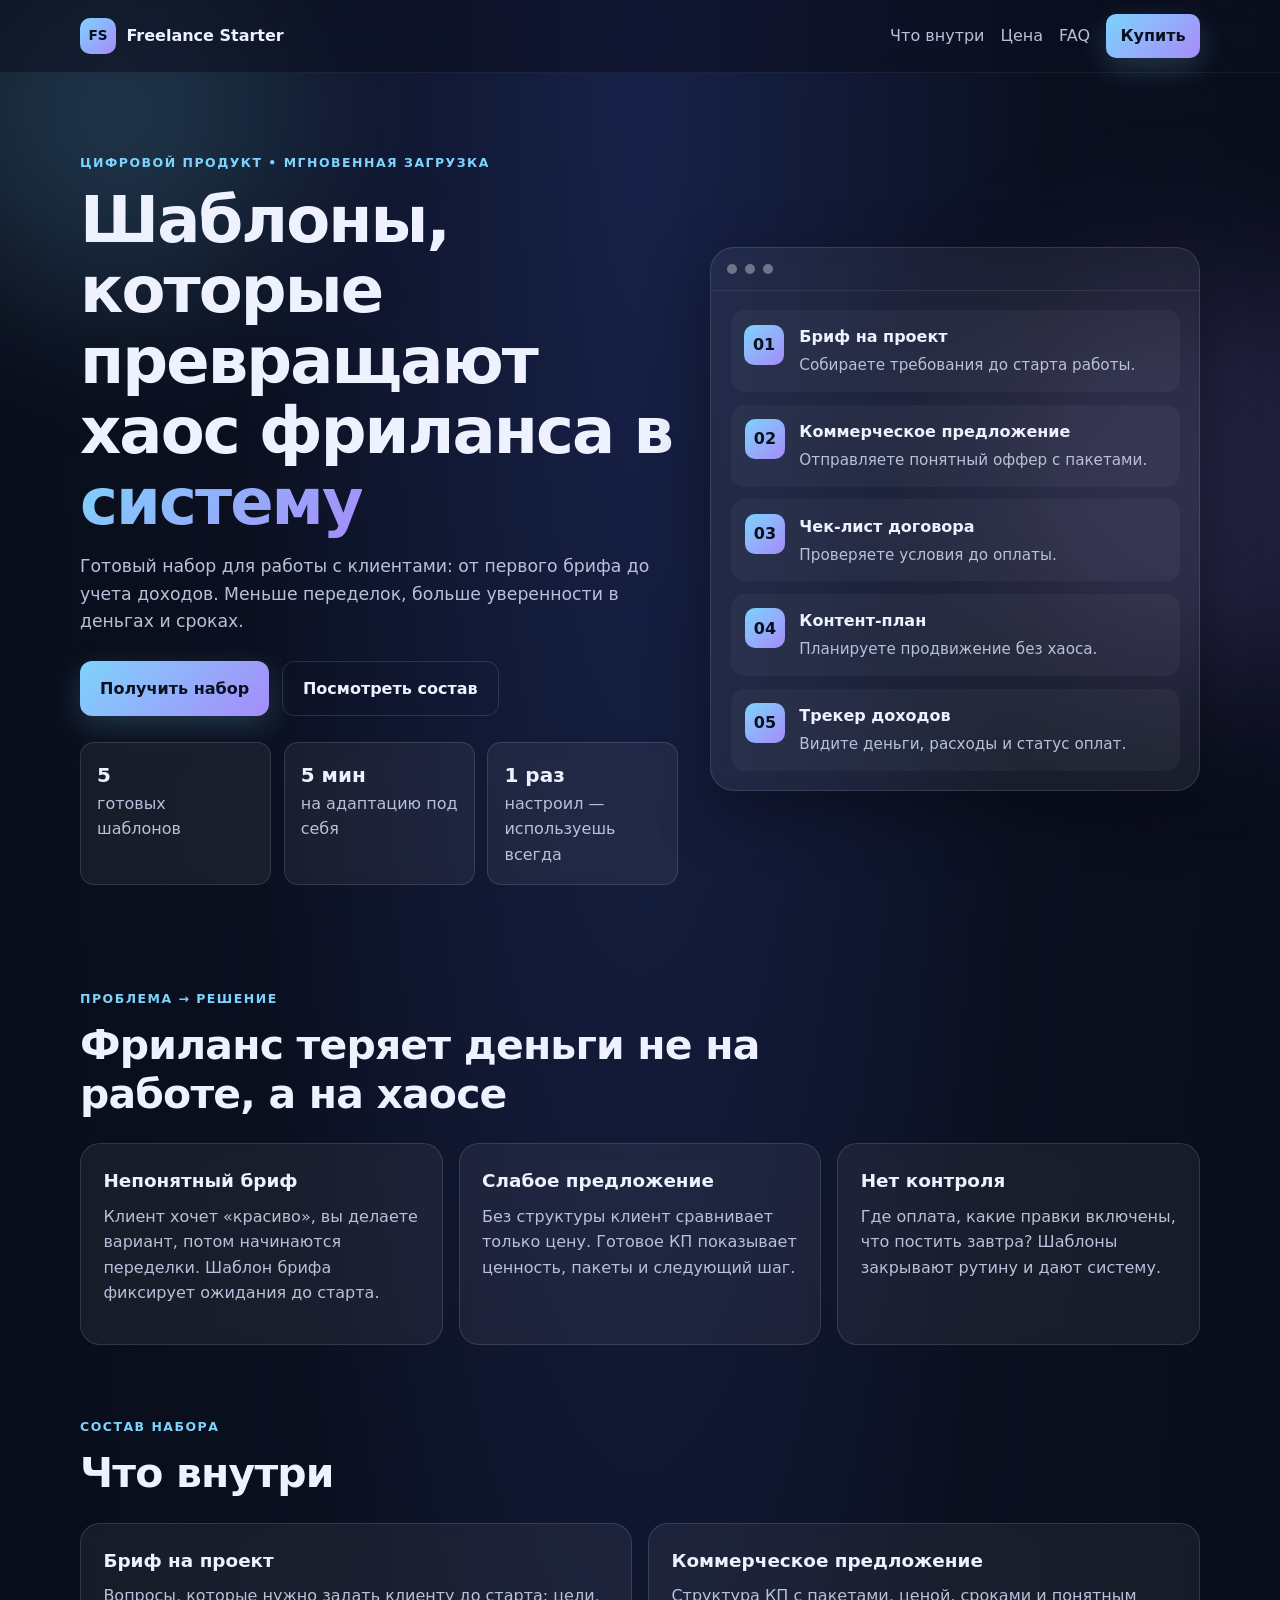
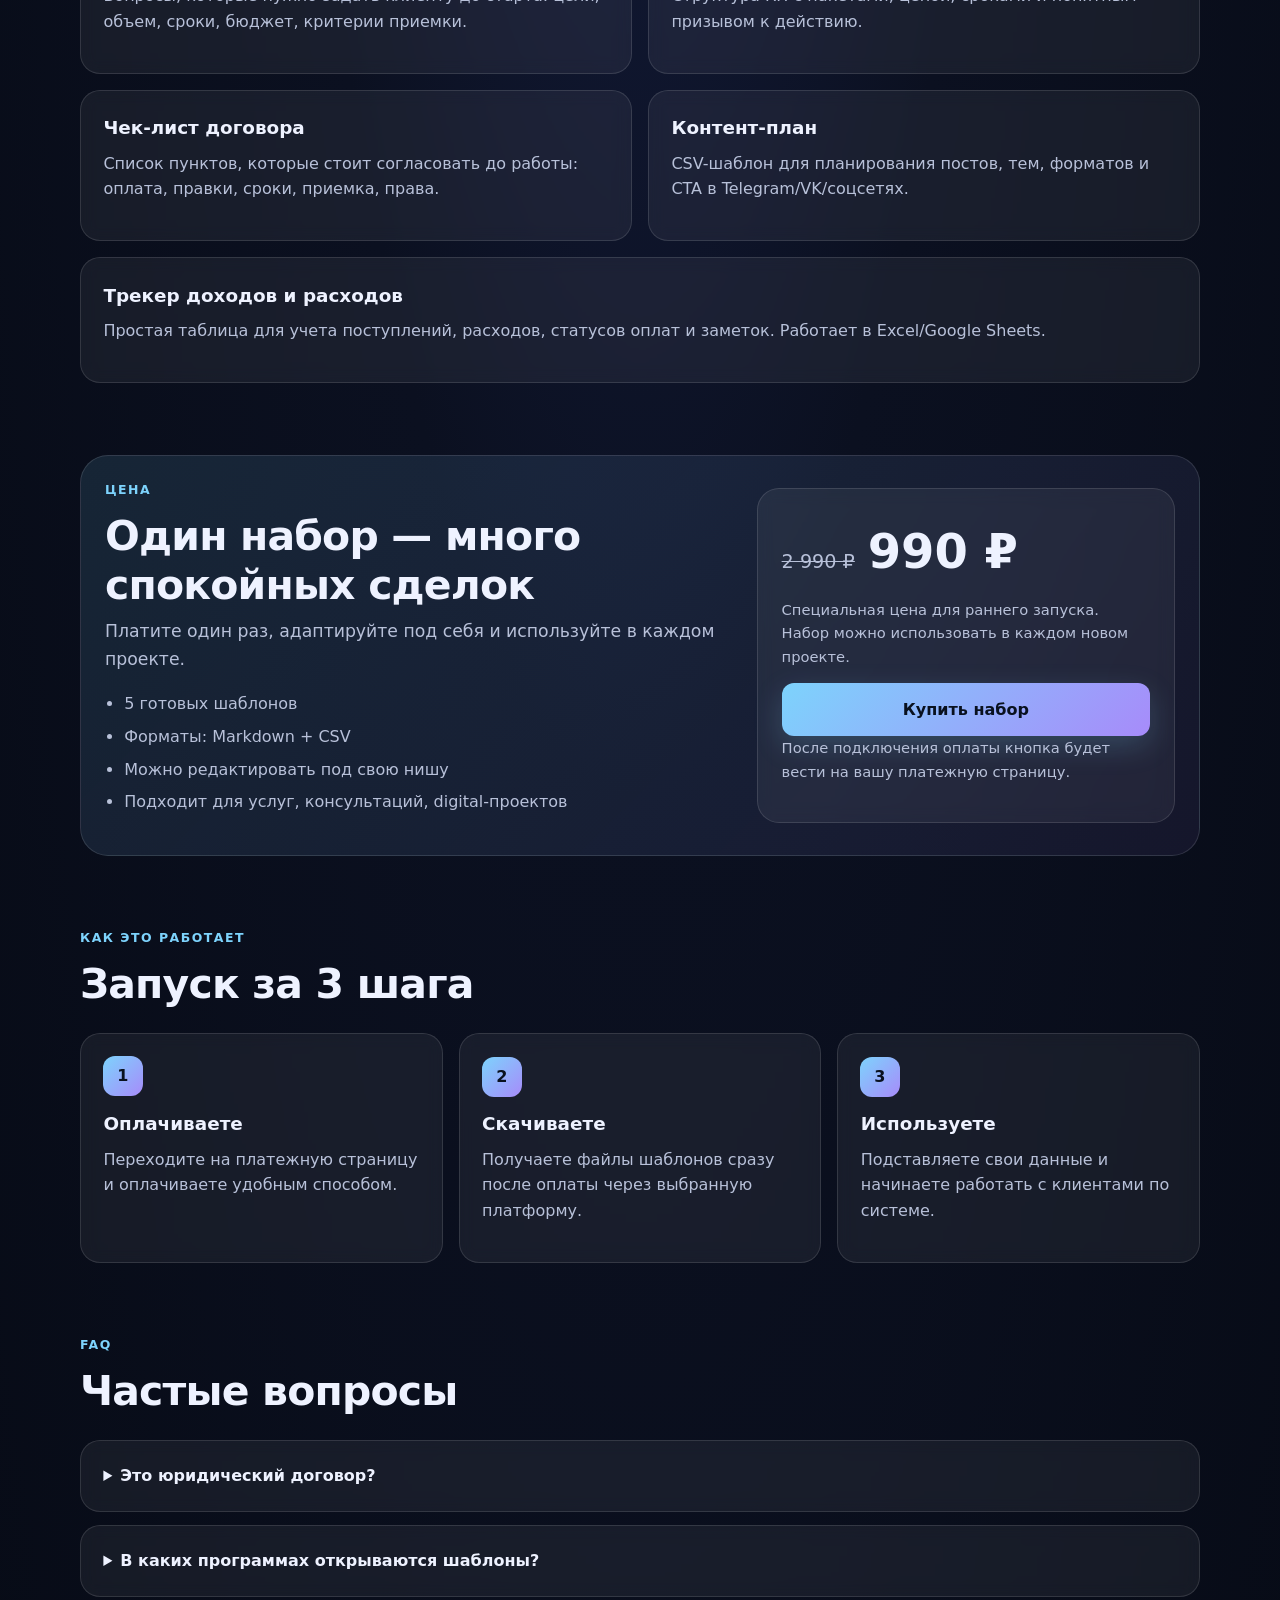
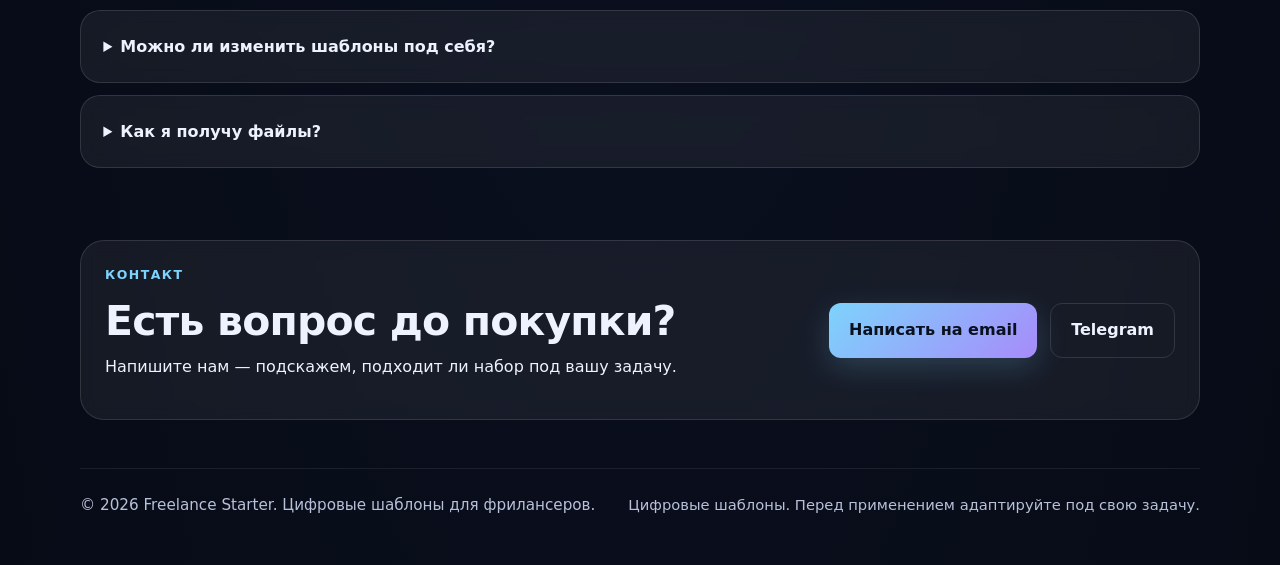
<file: index.html>
<!DOCTYPE html>
<html lang="ru">
<head>
  <meta charset="UTF-8">
  <meta name="viewport" content="width=device-width, initial-scale=1.0">
  <title>Стартовый набор фрилансера — шаблоны для работы с клиентами</title>
  <meta name="description" content="Готовые шаблоны для фрилансера: бриф, коммерческое предложение, чек-лист договора, контент-план и трекер доходов. Скачайте и начните работать системно.">
  <meta property="og:title" content="Стартовый набор фрилансера">
  <meta property="og:description" content="5 готовых шаблонов, которые помогают быстрее брать заказы, согласовывать условия и контролировать доход.">
  <meta property="og:type" content="website">
  <meta name="theme-color" content="#0f172a">
  <link rel="stylesheet" href="styles.css">
</head>
<body>
  <div class="bg-orb orb-a"></div>
  <div class="bg-orb orb-b"></div>

  <header class="site-header">
    <div class="container nav">
      <a class="brand" href="#top" aria-label="На главную">
        <span class="brand-mark">FS</span>
        <span>Freelance Starter</span>
      </a>
      <nav class="nav-links">
        <a href="#inside">Что внутри</a>
        <a href="#pricing">Цена</a>
        <a href="#faq">FAQ</a>
        <a class="btn btn-small" href="#" data-payment>Купить</a>
      </nav>
    </div>
  </header>

  <main id="top">
    <section class="hero container">
      <div class="hero-copy reveal">
        <p class="eyebrow">Цифровой продукт • Мгновенная загрузка</p>
        <h1>Шаблоны, которые превращают хаос фриланса в <span class="accent">систему</span></h1>
        <p class="lead">Готовый набор для работы с клиентами: от первого брифа до учета доходов. Меньше переделок, больше уверенности в деньгах и сроках.</p>
        <div class="hero-actions">
          <a class="btn" href="#" data-payment>Получить набор</a>
          <a class="btn btn-ghost" href="#inside">Посмотреть состав</a>
        </div>
        <div class="hero-proof">
          <div><strong>5</strong><span>готовых шаблонов</span></div>
          <div><strong>5 мин</strong><span>на адаптацию под себя</span></div>
          <div><strong>1 раз</strong><span>настроил — используешь всегда</span></div>
        </div>
      </div>
      <div class="hero-card reveal">
        <div class="mock-window">
          <div class="mock-bar"><span></span><span></span><span></span></div>
          <div class="mock-body">
            <div class="mock-item">
              <div class="mock-icon">01</div>
              <div><strong>Бриф на проект</strong><p>Собираете требования до старта работы.</p></div>
            </div>
            <div class="mock-item">
              <div class="mock-icon">02</div>
              <div><strong>Коммерческое предложение</strong><p>Отправляете понятный оффер с пакетами.</p></div>
            </div>
            <div class="mock-item">
              <div class="mock-icon">03</div>
              <div><strong>Чек-лист договора</strong><p>Проверяете условия до оплаты.</p></div>
            </div>
            <div class="mock-item">
              <div class="mock-icon">04</div>
              <div><strong>Контент-план</strong><p>Планируете продвижение без хаоса.</p></div>
            </div>
            <div class="mock-item">
              <div class="mock-icon">05</div>
              <div><strong>Трекер доходов</strong><p>Видите деньги, расходы и статус оплат.</p></div>
            </div>
          </div>
        </div>
      </div>
    </section>

    <section class="section container">
      <div class="section-head reveal">
        <p class="eyebrow">Проблема → решение</p>
        <h2>Фриланс теряет деньги не на работе, а на хаосе</h2>
      </div>
      <div class="grid-3">
        <article class="card reveal">
          <h3>Непонятный бриф</h3>
          <p>Клиент хочет «красиво», вы делаете вариант, потом начинаются переделки. Шаблон брифа фиксирует ожидания до старта.</p>
        </article>
        <article class="card reveal">
          <h3>Слабое предложение</h3>
          <p>Без структуры клиент сравнивает только цену. Готовое КП показывает ценность, пакеты и следующий шаг.</p>
        </article>
        <article class="card reveal">
          <h3>Нет контроля</h3>
          <p>Где оплата, какие правки включены, что постить завтра? Шаблоны закрывают рутину и дают систему.</p>
        </article>
      </div>
    </section>

    <section id="inside" class="section container">
      <div class="section-head reveal">
        <p class="eyebrow">Состав набора</p>
        <h2>Что внутри</h2>
      </div>
      <div class="grid-2">
        <article class="card reveal"><h3>Бриф на проект</h3><p>Вопросы, которые нужно задать клиенту до старта: цели, объем, сроки, бюджет, критерии приемки.</p></article>
        <article class="card reveal"><h3>Коммерческое предложение</h3><p>Структура КП с пакетами, ценой, сроками и понятным призывом к действию.</p></article>
        <article class="card reveal"><h3>Чек-лист договора</h3><p>Список пунктов, которые стоит согласовать до работы: оплата, правки, сроки, приемка, права.</p></article>
        <article class="card reveal"><h3>Контент-план</h3><p>CSV-шаблон для планирования постов, тем, форматов и CTA в Telegram/VK/соцсетях.</p></article>
        <article class="card reveal card-wide"><h3>Трекер доходов и расходов</h3><p>Простая таблица для учета поступлений, расходов, статусов оплат и заметок. Работает в Excel/Google Sheets.</p></article>
      </div>
    </section>

    <section id="pricing" class="section container">
      <div class="pricing reveal">
        <div>
          <p class="eyebrow">Цена</p>
          <h2>Один набор — много спокойных сделок</h2>
          <p class="lead">Платите один раз, адаптируйте под себя и используйте в каждом проекте.</p>
          <ul class="check-list">
            <li>5 готовых шаблонов</li>
            <li>Форматы: Markdown + CSV</li>
            <li>Можно редактировать под свою нишу</li>
            <li>Подходит для услуг, консультаций, digital-проектов</li>
          </ul>
        </div>
        <div class="price-box">
          <div class="price-tag"><span class="old-price">2 990 ₽</span><span class="new-price">990 ₽</span></div>
          <p class="price-note">Специальная цена для раннего запуска. Набор можно использовать в каждом новом проекте.</p>
          <a class="btn btn-full" href="#" data-payment>Купить набор</a>
          <p class="small">После подключения оплаты кнопка будет вести на вашу платежную страницу.</p>
        </div>
      </div>
    </section>

    <section class="section container">
      <div class="section-head reveal">
        <p class="eyebrow">Как это работает</p>
        <h2>Запуск за 3 шага</h2>
      </div>
      <div class="grid-3">
        <article class="card reveal"><div class="step">1</div><h3>Оплачиваете</h3><p>Переходите на платежную страницу и оплачиваете удобным способом.</p></article>
        <article class="card reveal"><div class="step">2</div><h3>Скачиваете</h3><p>Получаете файлы шаблонов сразу после оплаты через выбранную платформу.</p></article>
        <article class="card reveal"><div class="step">3</div><h3>Используете</h3><p>Подставляете свои данные и начинаете работать с клиентами по системе.</p></article>
      </div>
    </section>

    <section id="faq" class="section container">
      <div class="section-head reveal">
        <p class="eyebrow">FAQ</p>
        <h2>Частые вопросы</h2>
      </div>
      <div class="faq-list">
        <details class="card reveal"><summary>Это юридический договор?</summary><p>Нет. В наборе есть чек-лист для проверки условий перед стартом. Для юридически значимых сделок используйте проверенный шаблон договора или консультацию юриста.</p></details>
        <details class="card reveal"><summary>В каких программах открываются шаблоны?</summary><p>Markdown-файлы открываются в любом текстовом редакторе, Notion, Obsidian или Google Docs после копирования. CSV открываются в Excel, Google Sheets и аналогах.</p></details>
        <details class="card reveal"><summary>Можно ли изменить шаблоны под себя?</summary><p>Да. Все файлы редактируемые — меняйте формулировки, цены, структуру и брендинг.</p></details>
        <details class="card reveal"><summary>Как я получу файлы?</summary><p>После оплаты вы переходите на страницу выдачи товара и скачиваете файлы набора. Если возникнут проблемы с доступом, напишите нам через контакты на странице.</p></details>
      </div>
    </section>

    <section id="contact" class="section container">
      <div class="contact reveal">
        <div>
          <p class="eyebrow">Контакт</p>
          <h2>Есть вопрос до покупки?</h2>
          <p>Напишите нам — подскажем, подходит ли набор под вашу задачу.</p>
        </div>
        <div class="contact-actions">
          <a id="contact-link" class="btn" href="#contact">Написать на email</a>
          <a id="telegram-link" class="btn btn-ghost" href="#">Telegram</a>
        </div>
      </div>
    </section>
  </main>

  <footer class="site-footer">
    <div class="container footer-inner">
      <p>© 2026 Freelance Starter. Цифровые шаблоны для фрилансеров.</p>
      <p class="small">Цифровые шаблоны. Перед применением адаптируйте под свою задачу.</p>
    </div>
  </footer>

  <script src="script.js"></script>
</body>
</html>
</file>
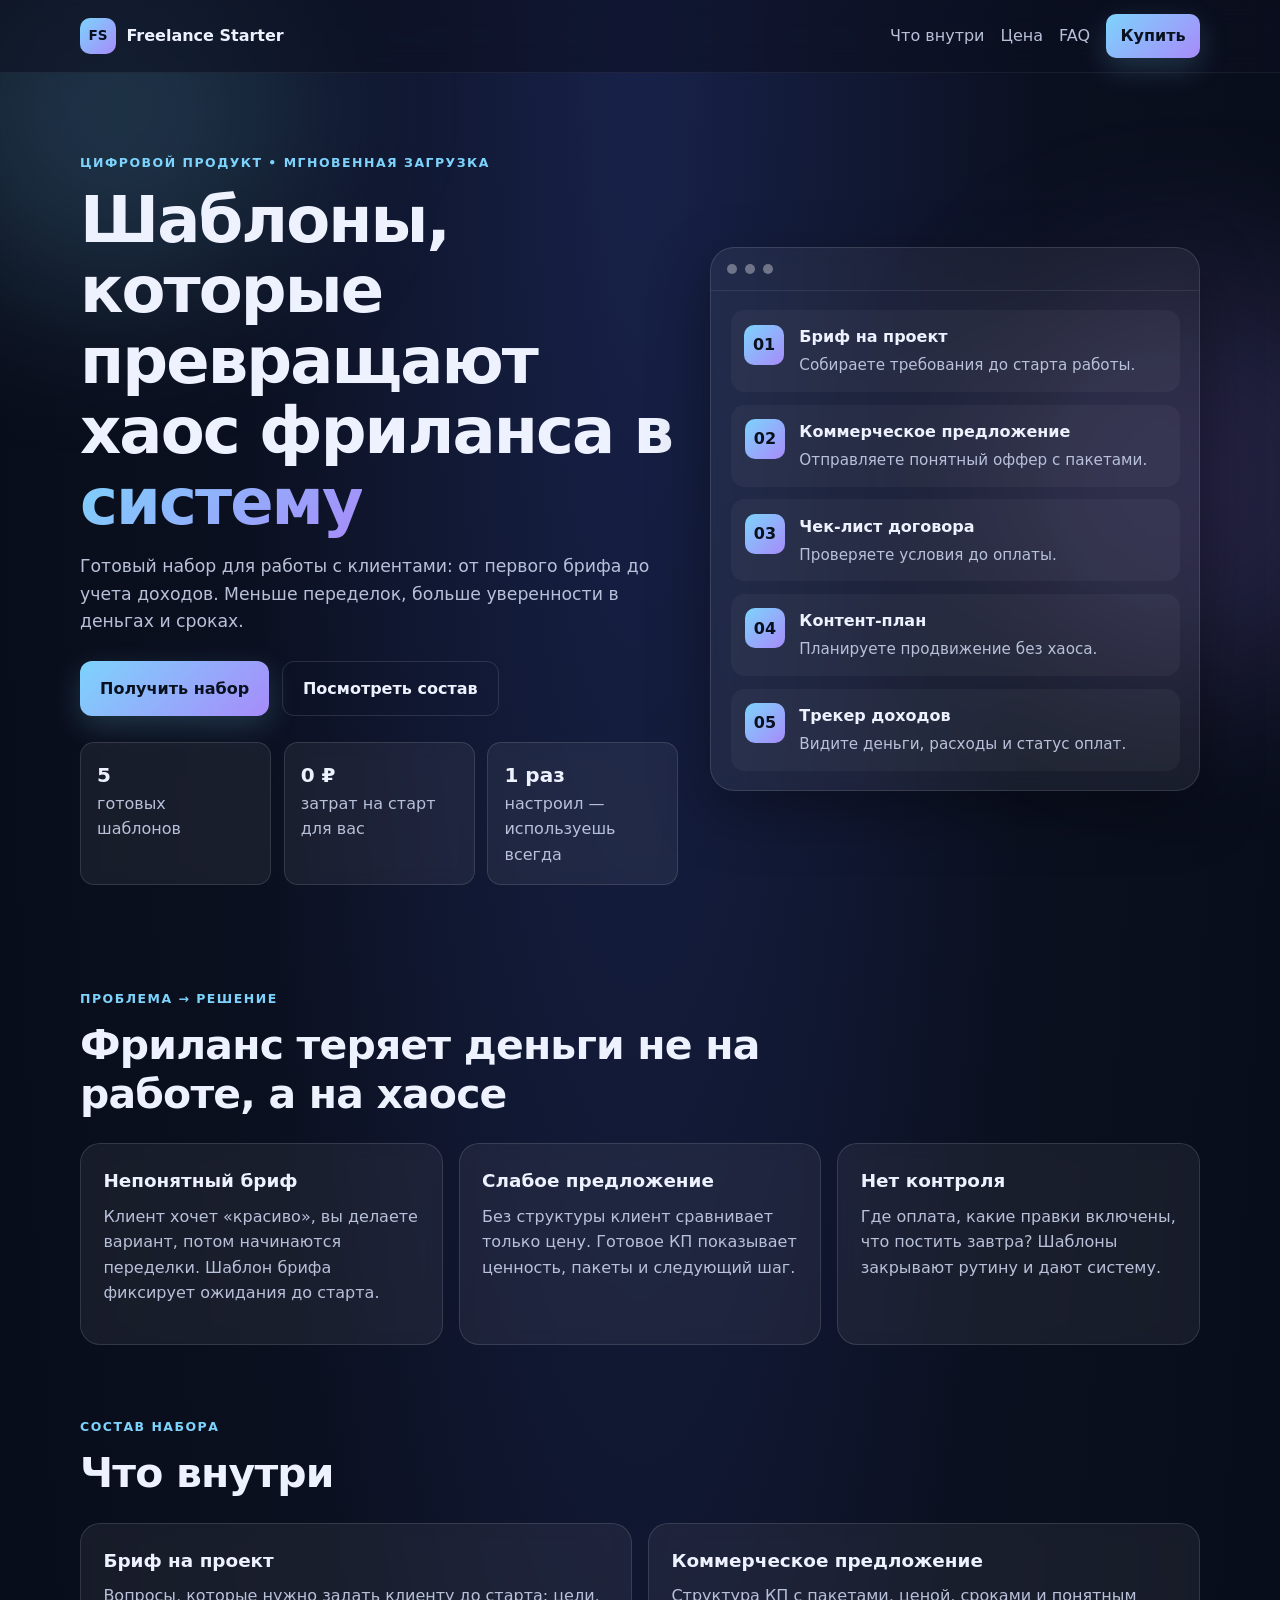
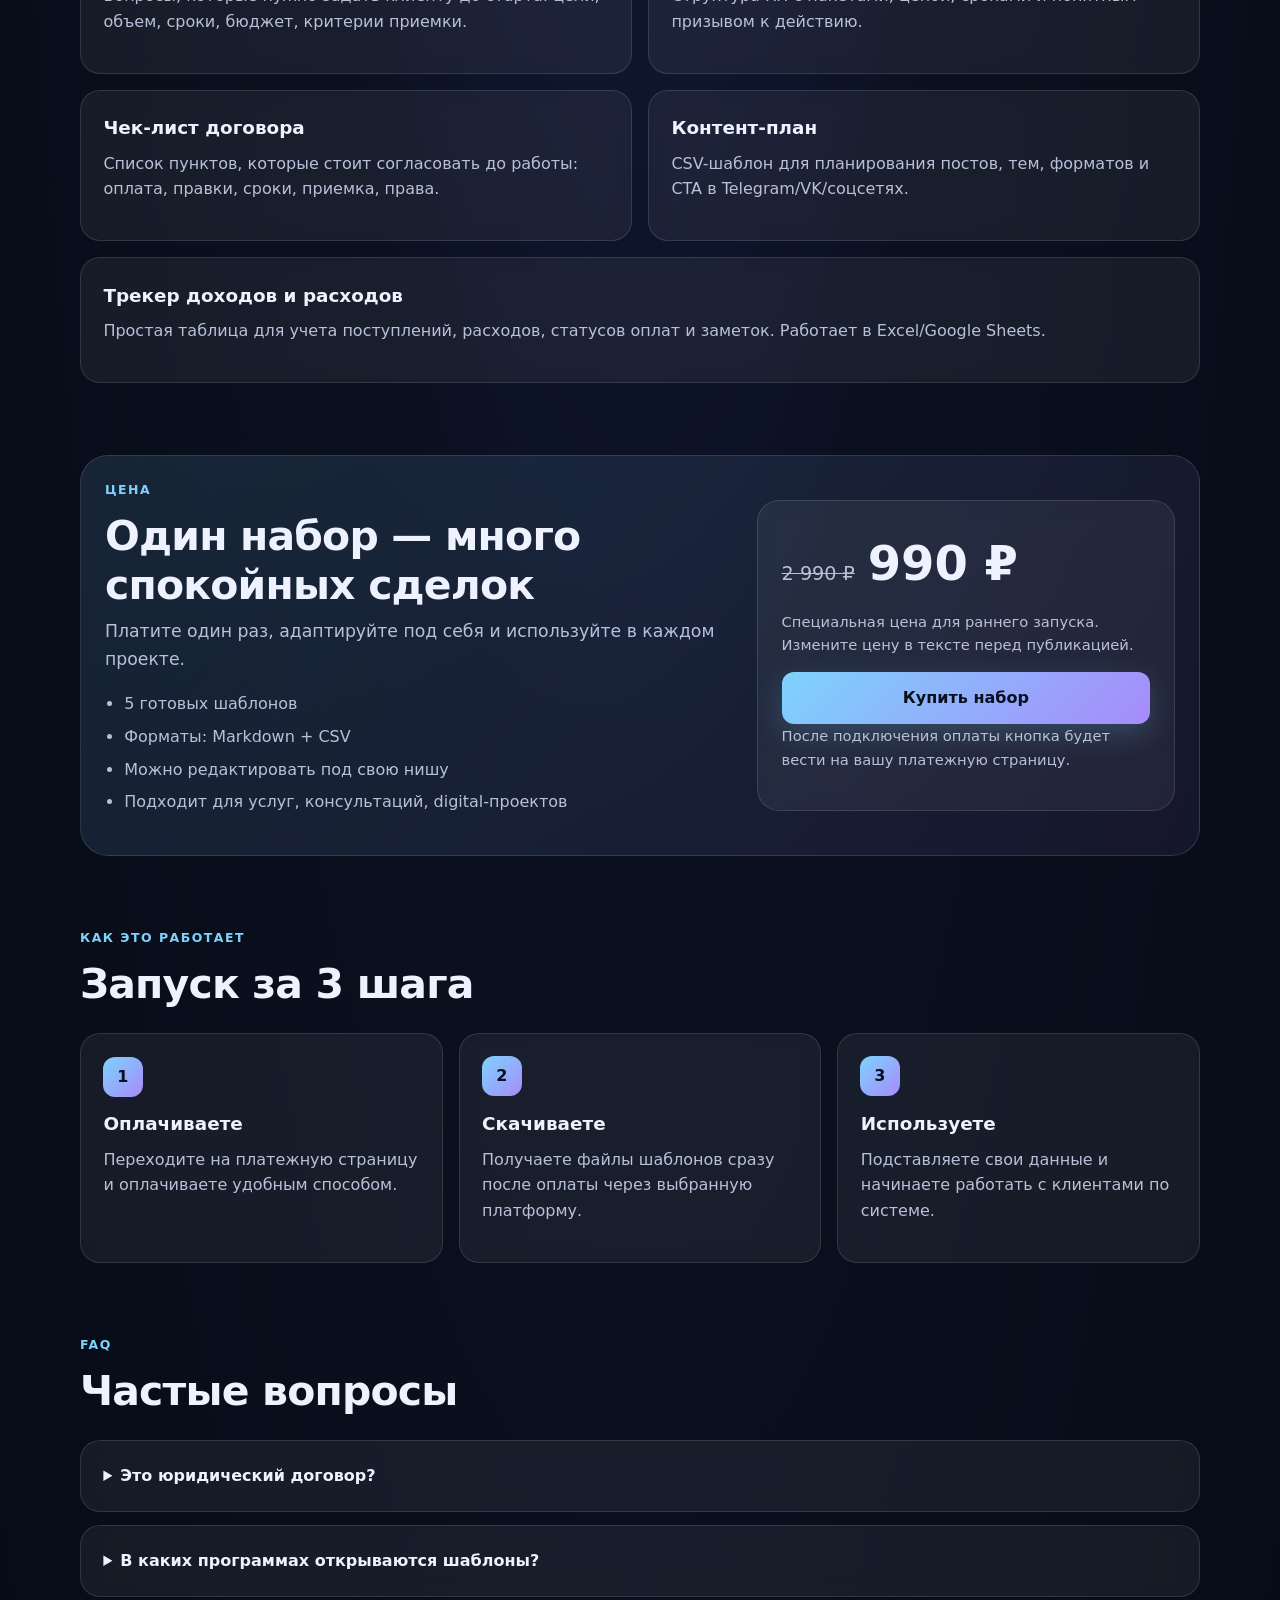
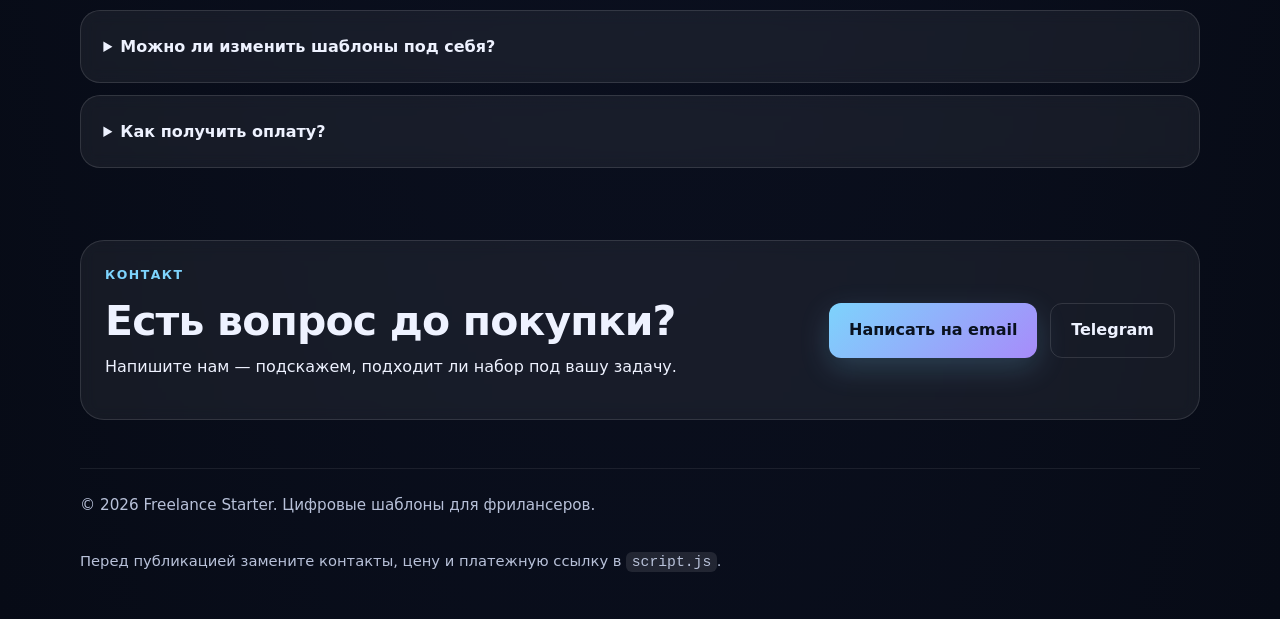
<file: income-site/index.html>
<!DOCTYPE html>
<html lang="ru">
<head>
  <meta charset="UTF-8">
  <meta name="viewport" content="width=device-width, initial-scale=1.0">
  <title>Стартовый набор фрилансера — шаблоны для работы с клиентами</title>
  <meta name="description" content="Готовые шаблоны для фрилансера: бриф, коммерческое предложение, чек-лист договора, контент-план и трекер доходов. Скачайте и начните работать системно.">
  <meta property="og:title" content="Стартовый набор фрилансера">
  <meta property="og:description" content="5 готовых шаблонов, которые помогают быстрее брать заказы, согласовывать условия и контролировать доход.">
  <meta property="og:type" content="website">
  <meta name="theme-color" content="#0f172a">
  <link rel="stylesheet" href="styles.css">
</head>
<body>
  <div class="bg-orb orb-a"></div>
  <div class="bg-orb orb-b"></div>

  <header class="site-header">
    <div class="container nav">
      <a class="brand" href="#top" aria-label="На главную">
        <span class="brand-mark">FS</span>
        <span>Freelance Starter</span>
      </a>
      <nav class="nav-links">
        <a href="#inside">Что внутри</a>
        <a href="#pricing">Цена</a>
        <a href="#faq">FAQ</a>
        <a class="btn btn-small" href="#" data-payment>Купить</a>
      </nav>
    </div>
  </header>

  <main id="top">
    <section class="hero container">
      <div class="hero-copy reveal">
        <p class="eyebrow">Цифровой продукт • Мгновенная загрузка</p>
        <h1>Шаблоны, которые превращают хаос фриланса в <span class="accent">систему</span></h1>
        <p class="lead">Готовый набор для работы с клиентами: от первого брифа до учета доходов. Меньше переделок, больше уверенности в деньгах и сроках.</p>
        <div class="hero-actions">
          <a class="btn" href="#" data-payment>Получить набор</a>
          <a class="btn btn-ghost" href="#inside">Посмотреть состав</a>
        </div>
        <div class="hero-proof">
          <div><strong>5</strong><span>готовых шаблонов</span></div>
          <div><strong>0 ₽</strong><span>затрат на старт для вас</span></div>
          <div><strong>1 раз</strong><span>настроил — используешь всегда</span></div>
        </div>
      </div>
      <div class="hero-card reveal">
        <div class="mock-window">
          <div class="mock-bar"><span></span><span></span><span></span></div>
          <div class="mock-body">
            <div class="mock-item">
              <div class="mock-icon">01</div>
              <div><strong>Бриф на проект</strong><p>Собираете требования до старта работы.</p></div>
            </div>
            <div class="mock-item">
              <div class="mock-icon">02</div>
              <div><strong>Коммерческое предложение</strong><p>Отправляете понятный оффер с пакетами.</p></div>
            </div>
            <div class="mock-item">
              <div class="mock-icon">03</div>
              <div><strong>Чек-лист договора</strong><p>Проверяете условия до оплаты.</p></div>
            </div>
            <div class="mock-item">
              <div class="mock-icon">04</div>
              <div><strong>Контент-план</strong><p>Планируете продвижение без хаоса.</p></div>
            </div>
            <div class="mock-item">
              <div class="mock-icon">05</div>
              <div><strong>Трекер доходов</strong><p>Видите деньги, расходы и статус оплат.</p></div>
            </div>
          </div>
        </div>
      </div>
    </section>

    <section class="section container">
      <div class="section-head reveal">
        <p class="eyebrow">Проблема → решение</p>
        <h2>Фриланс теряет деньги не на работе, а на хаосе</h2>
      </div>
      <div class="grid-3">
        <article class="card reveal">
          <h3>Непонятный бриф</h3>
          <p>Клиент хочет «красиво», вы делаете вариант, потом начинаются переделки. Шаблон брифа фиксирует ожидания до старта.</p>
        </article>
        <article class="card reveal">
          <h3>Слабое предложение</h3>
          <p>Без структуры клиент сравнивает только цену. Готовое КП показывает ценность, пакеты и следующий шаг.</p>
        </article>
        <article class="card reveal">
          <h3>Нет контроля</h3>
          <p>Где оплата, какие правки включены, что постить завтра? Шаблоны закрывают рутину и дают систему.</p>
        </article>
      </div>
    </section>

    <section id="inside" class="section container">
      <div class="section-head reveal">
        <p class="eyebrow">Состав набора</p>
        <h2>Что внутри</h2>
      </div>
      <div class="grid-2">
        <article class="card reveal"><h3>Бриф на проект</h3><p>Вопросы, которые нужно задать клиенту до старта: цели, объем, сроки, бюджет, критерии приемки.</p></article>
        <article class="card reveal"><h3>Коммерческое предложение</h3><p>Структура КП с пакетами, ценой, сроками и понятным призывом к действию.</p></article>
        <article class="card reveal"><h3>Чек-лист договора</h3><p>Список пунктов, которые стоит согласовать до работы: оплата, правки, сроки, приемка, права.</p></article>
        <article class="card reveal"><h3>Контент-план</h3><p>CSV-шаблон для планирования постов, тем, форматов и CTA в Telegram/VK/соцсетях.</p></article>
        <article class="card reveal card-wide"><h3>Трекер доходов и расходов</h3><p>Простая таблица для учета поступлений, расходов, статусов оплат и заметок. Работает в Excel/Google Sheets.</p></article>
      </div>
    </section>

    <section id="pricing" class="section container">
      <div class="pricing reveal">
        <div>
          <p class="eyebrow">Цена</p>
          <h2>Один набор — много спокойных сделок</h2>
          <p class="lead">Платите один раз, адаптируйте под себя и используйте в каждом проекте.</p>
          <ul class="check-list">
            <li>5 готовых шаблонов</li>
            <li>Форматы: Markdown + CSV</li>
            <li>Можно редактировать под свою нишу</li>
            <li>Подходит для услуг, консультаций, digital-проектов</li>
          </ul>
        </div>
        <div class="price-box">
          <div class="price-tag"><span class="old-price">2 990 ₽</span><span class="new-price">990 ₽</span></div>
          <p class="price-note">Специальная цена для раннего запуска. Измените цену в тексте перед публикацией.</p>
          <a class="btn btn-full" href="#" data-payment>Купить набор</a>
          <p class="small">После подключения оплаты кнопка будет вести на вашу платежную страницу.</p>
        </div>
      </div>
    </section>

    <section class="section container">
      <div class="section-head reveal">
        <p class="eyebrow">Как это работает</p>
        <h2>Запуск за 3 шага</h2>
      </div>
      <div class="grid-3">
        <article class="card reveal"><div class="step">1</div><h3>Оплачиваете</h3><p>Переходите на платежную страницу и оплачиваете удобным способом.</p></article>
        <article class="card reveal"><div class="step">2</div><h3>Скачиваете</h3><p>Получаете файлы шаблонов сразу после оплаты через выбранную платформу.</p></article>
        <article class="card reveal"><div class="step">3</div><h3>Используете</h3><p>Подставляете свои данные и начинаете работать с клиентами по системе.</p></article>
      </div>
    </section>

    <section id="faq" class="section container">
      <div class="section-head reveal">
        <p class="eyebrow">FAQ</p>
        <h2>Частые вопросы</h2>
      </div>
      <div class="faq-list">
        <details class="card reveal"><summary>Это юридический договор?</summary><p>Нет. В наборе есть чек-лист для проверки условий перед стартом. Для юридически значимых сделок используйте проверенный шаблон договора или консультацию юриста.</p></details>
        <details class="card reveal"><summary>В каких программах открываются шаблоны?</summary><p>Markdown-файлы открываются в любом текстовом редакторе, Notion, Obsidian или Google Docs после копирования. CSV открываются в Excel, Google Sheets и аналогах.</p></details>
        <details class="card reveal"><summary>Можно ли изменить шаблоны под себя?</summary><p>Да. Все файлы редактируемые — меняйте формулировки, цены, структуру и брендинг.</p></details>
        <details class="card reveal"><summary>Как получить оплату?</summary><p>Владелец сайта подключает платежную ссылку в <code>script.js</code>. После этого кнопки «Купить» ведут на Boosty/Hipolink/Gumroad или другую платформу.</p></details>
      </div>
    </section>

    <section id="contact" class="section container">
      <div class="contact reveal">
        <div>
          <p class="eyebrow">Контакт</p>
          <h2>Есть вопрос до покупки?</h2>
          <p>Напишите нам — подскажем, подходит ли набор под вашу задачу.</p>
        </div>
        <div class="contact-actions">
          <a id="contact-link" class="btn" href="#contact">Написать на email</a>
          <a id="telegram-link" class="btn btn-ghost" href="#">Telegram</a>
        </div>
      </div>
    </section>
  </main>

  <footer class="site-footer">
    <div class="container footer-inner">
      <p>© 2026 Freelance Starter. Цифровые шаблоны для фрилансеров.</p>
      <p class="small">Перед публикацией замените контакты, цену и платежную ссылку в <code>script.js</code>.</p>
    </div>
  </footer>

  <script src="script.js"></script>
</body>
</html>
</file>
<file: styles.css>
:root {
  --bg: #0b1020;
  --bg-soft: #121933;
  --card: rgba(255,255,255,0.06);
  --card-border: rgba(255,255,255,0.12);
  --text: #eef2ff;
  --muted: #b8c1d9;
  --accent: #7dd3fc;
  --accent-2: #a78bfa;
  --shadow: 0 20px 60px rgba(0,0,0,0.35);
  --radius: 20px;
}
* { box-sizing: border-box; }
html { scroll-behavior: smooth; }
body {
  margin: 0;
  font-family: Inter, ui-sans-serif, system-ui, -apple-system, Segoe UI, Roboto, Arial, sans-serif;
  color: var(--text);
  background: radial-gradient(ellipse at top, #18224a 0%, var(--bg) 45%, #070b16 100%);
  line-height: 1.6;
  overflow-x: hidden;
}
a { color: inherit; text-decoration: none; }
code { background: rgba(255,255,255,0.1); padding: 0.15rem 0.35rem; border-radius: 6px; }
.container { width: min(1120px, calc(100% - 2rem)); margin: 0 auto; }
.bg-orb { position: fixed; border-radius: 50%; filter: blur(80px); pointer-events: none; z-index: -1; }
.orb-a { width: 380px; height: 380px; background: rgba(125,211,252,0.18); top: -80px; left: -80px; }
.orb-b { width: 420px; height: 420px; background: rgba(167,139,250,0.16); right: -120px; top: 30vh; }

.site-header { position: sticky; top: 0; z-index: 20; backdrop-filter: blur(14px); background: rgba(11,16,32,0.55); border-bottom: 1px solid rgba(255,255,255,0.06); }
.nav { display: flex; align-items: center; justify-content: space-between; gap: 1rem; padding: 0.9rem 0; }
.brand { display: inline-flex; align-items: center; gap: 0.65rem; font-weight: 700; }
.brand-mark { width: 36px; height: 36px; display: grid; place-items: center; border-radius: 10px; background: linear-gradient(135deg, var(--accent), var(--accent-2)); color: #08101f; font-size: 0.85rem; font-weight: 800; }
.nav-links { display: flex; gap: 1rem; align-items: center; color: var(--muted); }
.nav-links a:hover { color: var(--text); }

.btn { display: inline-flex; align-items: center; justify-content: center; padding: 0.85rem 1.25rem; border-radius: 12px; font-weight: 700; background: linear-gradient(135deg, var(--accent), var(--accent-2)); color: #09111f; border: 0; cursor: pointer; transition: transform .2s, box-shadow .2s; box-shadow: 0 10px 30px rgba(125,211,252,0.2); }
.btn:hover { transform: translateY(-2px); }
.btn-ghost { background: transparent; color: var(--text); border: 1px solid var(--card-border); box-shadow: none; }
.btn-small { padding: 0.55rem 0.9rem; border-radius: 10px; }
.btn-full { width: 100%; }

.hero { display: grid; grid-template-columns: 1.1fr 0.9fr; gap: 2rem; padding: 5rem 0 2rem; align-items: center; }
.eyebrow { color: var(--accent); text-transform: uppercase; letter-spacing: .12em; font-size: .78rem; font-weight: 700; margin: 0 0 .75rem; }
h1, h2, h3, p { margin-top: 0; }
h1 { font-size: clamp(2.2rem, 5vw, 4.2rem); line-height: 1.1; margin-bottom: 1rem; letter-spacing: -0.03em; }
h2 { font-size: clamp(1.7rem, 3.2vw, 2.8rem); line-height: 1.2; margin-bottom: 0.5rem; letter-spacing: -0.02em; }
.lead { font-size: 1.08rem; color: var(--muted); max-width: 62ch; }
.accent { background: linear-gradient(135deg, var(--accent), var(--accent-2)); -webkit-background-clip: text; background-clip: text; color: transparent; }
.hero-actions { display: flex; gap: 0.8rem; flex-wrap: wrap; margin: 1.6rem 0; }
.hero-proof { display: grid; grid-template-columns: repeat(3, 1fr); gap: 0.8rem; }
.hero-proof div, .card, .price-box, .contact, .mock-window { background: var(--card); border: 1px solid var(--card-border); backdrop-filter: blur(8px); }
.hero-proof div { padding: 1rem; border-radius: 14px; }
.hero-proof strong { display: block; font-size: 1.25rem; }
.hero-proof span, .card p, .price-note, .small, .site-footer, .faq-list p { color: var(--muted); }

.mock-window { border-radius: 24px; box-shadow: var(--shadow); overflow: hidden; }
.mock-bar { display: flex; gap: 8px; padding: 1rem; border-bottom: 1px solid rgba(255,255,255,0.08); }
.mock-bar span { width: 10px; height: 10px; border-radius: 50%; background: rgba(255,255,255,0.35); }
.mock-body { padding: 1.2rem; display: grid; gap: 0.8rem; }
.mock-item { display: flex; gap: 0.9rem; padding: 0.9rem; border-radius: 14px; background: rgba(255,255,255,0.04); }
.mock-icon { width: 40px; height: 40px; flex: 0 0 40px; border-radius: 10px; display: grid; place-items: center; font-weight: 700; color: #09111f; background: linear-gradient(135deg, var(--accent), var(--accent-2)); }
.mock-item p { margin: 0.2rem 0 0; font-size: 0.95rem; color: var(--muted); }

.section { padding: 4.5rem 0 0; }
.section-head { margin-bottom: 1.5rem; max-width: 720px; }
.grid-3 { display: grid; grid-template-columns: repeat(3, 1fr); gap: 1rem; }
.grid-2 { display: grid; grid-template-columns: repeat(2, 1fr); gap: 1rem; }
.card { padding: 1.4rem; border-radius: var(--radius); }
.card h3 { margin-bottom: 0.5rem; font-size: 1.15rem; }
.card-wide { grid-column: span 2; }

.pricing { display: grid; grid-template-columns: 1.2fr 0.8fr; gap: 1.5rem; padding: 1.5rem; border-radius: 28px; background: linear-gradient(135deg, rgba(125,211,252,0.12), rgba(167,139,250,0.08)); border: 1px solid rgba(255,255,255,0.12); }
.check-list { padding-left: 1.2rem; color: var(--muted); }
.check-list li { margin: 0.45rem 0; }
.price-box { padding: 1.5rem; border-radius: 22px; align-self: center; }
.price-tag { display: flex; align-items: baseline; gap: 0.8rem; margin-bottom: 0.5rem; }
.old-price { color: var(--muted); text-decoration: line-through; font-size: 1.2rem; }
.new-price { font-size: clamp(2.2rem, 4vw, 3rem); font-weight: 800; }
.price-note, .small { font-size: 0.92rem; }

.step { width: 40px; height: 40px; border-radius: 12px; display: grid; place-items: center; font-weight: 800; margin-bottom: 0.8rem; color: #09111f; background: linear-gradient(135deg, var(--accent), var(--accent-2)); }
.faq-list { display: grid; gap: 0.8rem; }
.faq-list summary { cursor: pointer; font-weight: 700; }
.faq-list p { margin: 0.8rem 0 0; }

.contact { padding: 1.5rem; border-radius: 24px; display: flex; justify-content: space-between; gap: 1rem; align-items: center; }
.contact-actions { display: flex; gap: 0.8rem; flex-wrap: wrap; }
.site-footer { padding: 3rem 0 2rem; font-size: 0.95rem; }
.footer-inner { display: flex; justify-content: space-between; gap: 1rem; flex-wrap: wrap; border-top: 1px solid rgba(255,255,255,0.08); padding-top: 1.5rem; }

.reveal { opacity: 0; transform: translateY(18px); transition: opacity .55s ease, transform .55s ease; }
.reveal.visible { opacity: 1; transform: translateY(0); }

@media (max-width: 900px) {
  .hero, .pricing { grid-template-columns: 1fr; }
  .grid-3 { grid-template-columns: 1fr; }
  .grid-2 { grid-template-columns: 1fr; }
  .card-wide { grid-column: auto; }
}
@media (max-width: 700px) {
  .nav { flex-direction: column; align-items: stretch; }
  .nav-links { justify-content: space-between; flex-wrap: wrap; }
  .hero { padding-top: 3.5rem; }
  .hero-proof { grid-template-columns: 1fr; }
  .contact { flex-direction: column; align-items: stretch; }
}
</file>
<file: income-site/styles.css>
:root {
  --bg: #0b1020;
  --bg-soft: #121933;
  --card: rgba(255,255,255,0.06);
  --card-border: rgba(255,255,255,0.12);
  --text: #eef2ff;
  --muted: #b8c1d9;
  --accent: #7dd3fc;
  --accent-2: #a78bfa;
  --shadow: 0 20px 60px rgba(0,0,0,0.35);
  --radius: 20px;
}
* { box-sizing: border-box; }
html { scroll-behavior: smooth; }
body {
  margin: 0;
  font-family: Inter, ui-sans-serif, system-ui, -apple-system, Segoe UI, Roboto, Arial, sans-serif;
  color: var(--text);
  background: radial-gradient(ellipse at top, #18224a 0%, var(--bg) 45%, #070b16 100%);
  line-height: 1.6;
  overflow-x: hidden;
}
a { color: inherit; text-decoration: none; }
code { background: rgba(255,255,255,0.1); padding: 0.15rem 0.35rem; border-radius: 6px; }
.container { width: min(1120px, calc(100% - 2rem)); margin: 0 auto; }
.bg-orb { position: fixed; border-radius: 50%; filter: blur(80px); pointer-events: none; z-index: -1; }
.orb-a { width: 380px; height: 380px; background: rgba(125,211,252,0.18); top: -80px; left: -80px; }
.orb-b { width: 420px; height: 420px; background: rgba(167,139,250,0.16); right: -120px; top: 30vh; }

.site-header { position: sticky; top: 0; z-index: 20; backdrop-filter: blur(14px); background: rgba(11,16,32,0.55); border-bottom: 1px solid rgba(255,255,255,0.06); }
.nav { display: flex; align-items: center; justify-content: space-between; gap: 1rem; padding: 0.9rem 0; }
.brand { display: inline-flex; align-items: center; gap: 0.65rem; font-weight: 700; }
.brand-mark { width: 36px; height: 36px; display: grid; place-items: center; border-radius: 10px; background: linear-gradient(135deg, var(--accent), var(--accent-2)); color: #08101f; font-size: 0.85rem; font-weight: 800; }
.nav-links { display: flex; gap: 1rem; align-items: center; color: var(--muted); }
.nav-links a:hover { color: var(--text); }

.btn { display: inline-flex; align-items: center; justify-content: center; padding: 0.85rem 1.25rem; border-radius: 12px; font-weight: 700; background: linear-gradient(135deg, var(--accent), var(--accent-2)); color: #09111f; border: 0; cursor: pointer; transition: transform .2s, box-shadow .2s; box-shadow: 0 10px 30px rgba(125,211,252,0.2); }
.btn:hover { transform: translateY(-2px); }
.btn-ghost { background: transparent; color: var(--text); border: 1px solid var(--card-border); box-shadow: none; }
.btn-small { padding: 0.55rem 0.9rem; border-radius: 10px; }
.btn-full { width: 100%; }

.hero { display: grid; grid-template-columns: 1.1fr 0.9fr; gap: 2rem; padding: 5rem 0 2rem; align-items: center; }
.eyebrow { color: var(--accent); text-transform: uppercase; letter-spacing: .12em; font-size: .78rem; font-weight: 700; margin: 0 0 .75rem; }
h1, h2, h3, p { margin-top: 0; }
h1 { font-size: clamp(2.2rem, 5vw, 4.2rem); line-height: 1.1; margin-bottom: 1rem; letter-spacing: -0.03em; }
h2 { font-size: clamp(1.7rem, 3.2vw, 2.8rem); line-height: 1.2; margin-bottom: 0.5rem; letter-spacing: -0.02em; }
.lead { font-size: 1.08rem; color: var(--muted); max-width: 62ch; }
.accent { background: linear-gradient(135deg, var(--accent), var(--accent-2)); -webkit-background-clip: text; background-clip: text; color: transparent; }
.hero-actions { display: flex; gap: 0.8rem; flex-wrap: wrap; margin: 1.6rem 0; }
.hero-proof { display: grid; grid-template-columns: repeat(3, 1fr); gap: 0.8rem; }
.hero-proof div, .card, .price-box, .contact, .mock-window { background: var(--card); border: 1px solid var(--card-border); backdrop-filter: blur(8px); }
.hero-proof div { padding: 1rem; border-radius: 14px; }
.hero-proof strong { display: block; font-size: 1.25rem; }
.hero-proof span, .card p, .price-note, .small, .site-footer, .faq-list p { color: var(--muted); }

.mock-window { border-radius: 24px; box-shadow: var(--shadow); overflow: hidden; }
.mock-bar { display: flex; gap: 8px; padding: 1rem; border-bottom: 1px solid rgba(255,255,255,0.08); }
.mock-bar span { width: 10px; height: 10px; border-radius: 50%; background: rgba(255,255,255,0.35); }
.mock-body { padding: 1.2rem; display: grid; gap: 0.8rem; }
.mock-item { display: flex; gap: 0.9rem; padding: 0.9rem; border-radius: 14px; background: rgba(255,255,255,0.04); }
.mock-icon { width: 40px; height: 40px; flex: 0 0 40px; border-radius: 10px; display: grid; place-items: center; font-weight: 700; color: #09111f; background: linear-gradient(135deg, var(--accent), var(--accent-2)); }
.mock-item p { margin: 0.2rem 0 0; font-size: 0.95rem; color: var(--muted); }

.section { padding: 4.5rem 0 0; }
.section-head { margin-bottom: 1.5rem; max-width: 720px; }
.grid-3 { display: grid; grid-template-columns: repeat(3, 1fr); gap: 1rem; }
.grid-2 { display: grid; grid-template-columns: repeat(2, 1fr); gap: 1rem; }
.card { padding: 1.4rem; border-radius: var(--radius); }
.card h3 { margin-bottom: 0.5rem; font-size: 1.15rem; }
.card-wide { grid-column: span 2; }

.pricing { display: grid; grid-template-columns: 1.2fr 0.8fr; gap: 1.5rem; padding: 1.5rem; border-radius: 28px; background: linear-gradient(135deg, rgba(125,211,252,0.12), rgba(167,139,250,0.08)); border: 1px solid rgba(255,255,255,0.12); }
.check-list { padding-left: 1.2rem; color: var(--muted); }
.check-list li { margin: 0.45rem 0; }
.price-box { padding: 1.5rem; border-radius: 22px; align-self: center; }
.price-tag { display: flex; align-items: baseline; gap: 0.8rem; margin-bottom: 0.5rem; }
.old-price { color: var(--muted); text-decoration: line-through; font-size: 1.2rem; }
.new-price { font-size: clamp(2.2rem, 4vw, 3rem); font-weight: 800; }
.price-note, .small { font-size: 0.92rem; }

.step { width: 40px; height: 40px; border-radius: 12px; display: grid; place-items: center; font-weight: 800; margin-bottom: 0.8rem; color: #09111f; background: linear-gradient(135deg, var(--accent), var(--accent-2)); }
.faq-list { display: grid; gap: 0.8rem; }
.faq-list summary { cursor: pointer; font-weight: 700; }
.faq-list p { margin: 0.8rem 0 0; }

.contact { padding: 1.5rem; border-radius: 24px; display: flex; justify-content: space-between; gap: 1rem; align-items: center; }
.contact-actions { display: flex; gap: 0.8rem; flex-wrap: wrap; }
.site-footer { padding: 3rem 0 2rem; font-size: 0.95rem; }
.footer-inner { display: flex; justify-content: space-between; gap: 1rem; flex-wrap: wrap; border-top: 1px solid rgba(255,255,255,0.08); padding-top: 1.5rem; }

.reveal { opacity: 0; transform: translateY(18px); transition: opacity .55s ease, transform .55s ease; }
.reveal.visible { opacity: 1; transform: translateY(0); }

@media (max-width: 900px) {
  .hero, .pricing { grid-template-columns: 1fr; }
  .grid-3 { grid-template-columns: 1fr; }
  .grid-2 { grid-template-columns: 1fr; }
  .card-wide { grid-column: auto; }
}
@media (max-width: 700px) {
  .nav { flex-direction: column; align-items: stretch; }
  .nav-links { justify-content: space-between; flex-wrap: wrap; }
  .hero { padding-top: 3.5rem; }
  .hero-proof { grid-template-columns: 1fr; }
  .contact { flex-direction: column; align-items: stretch; }
}
</file>
